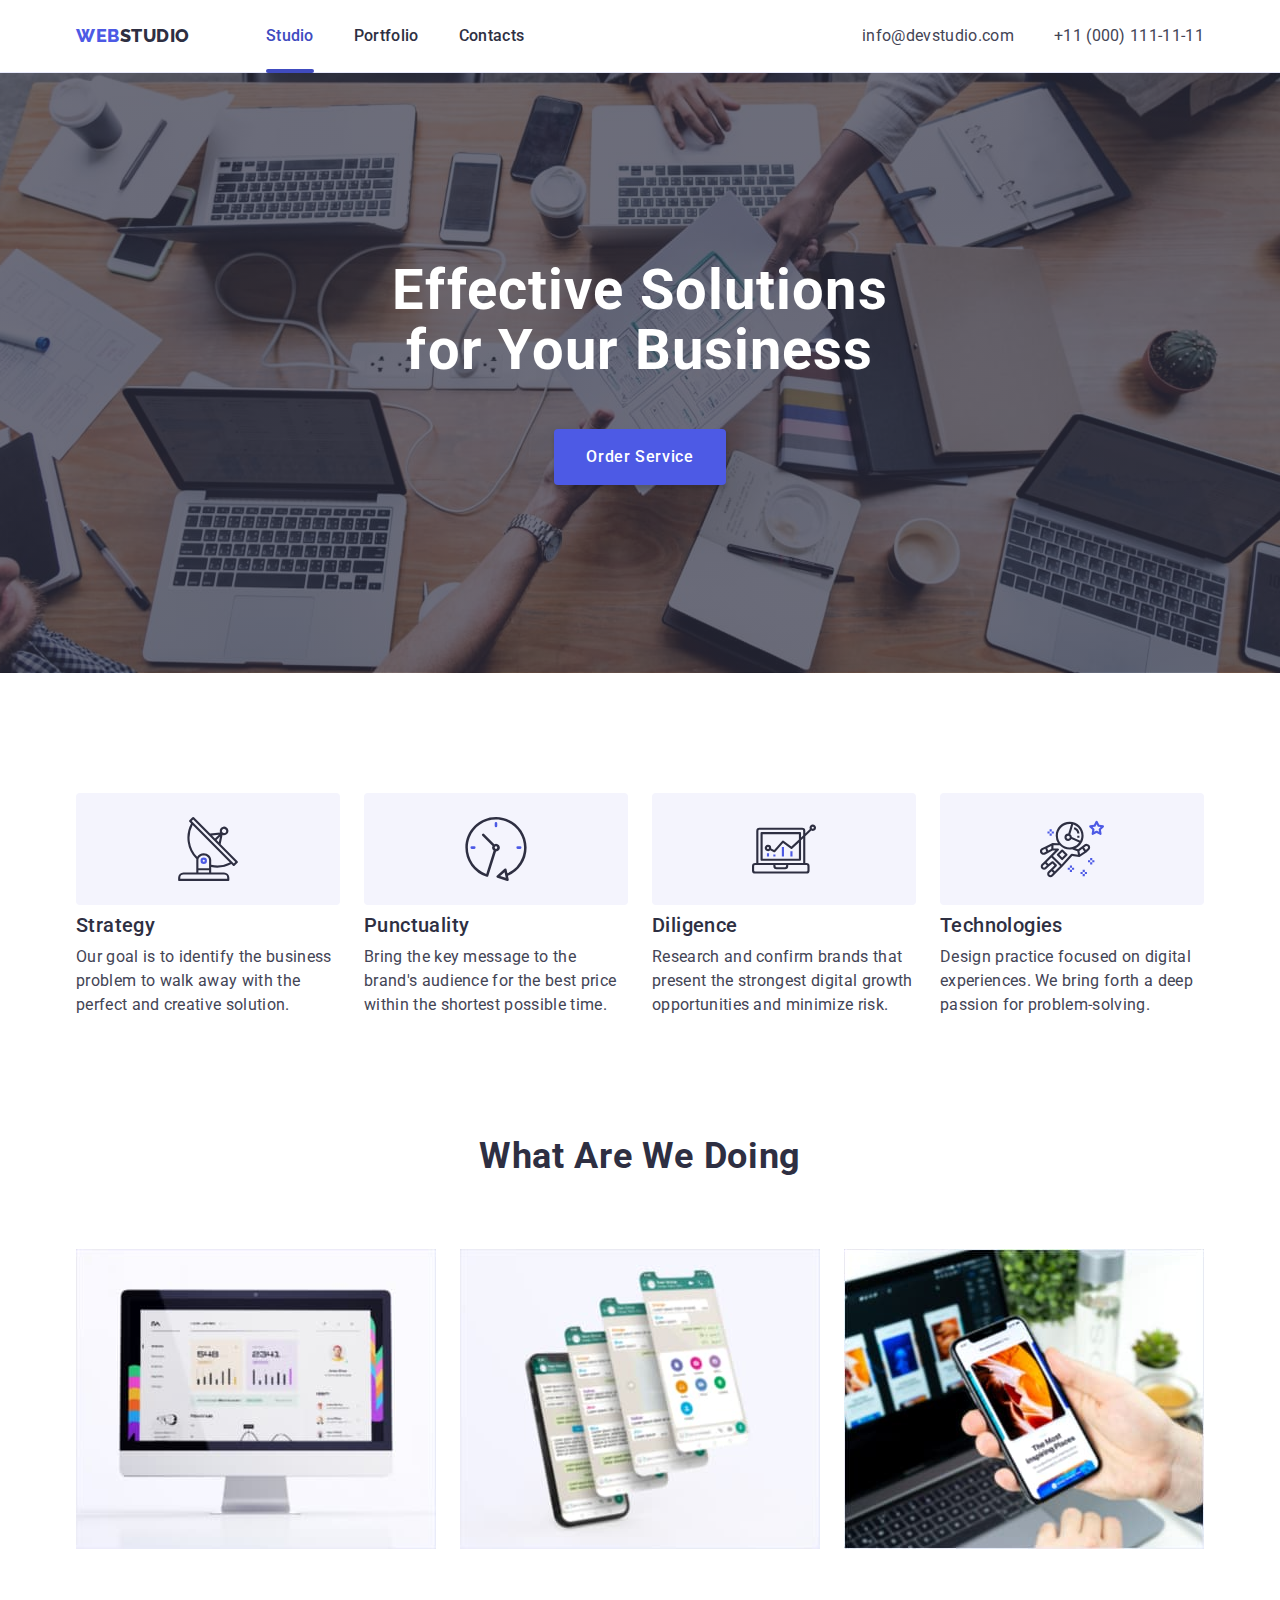
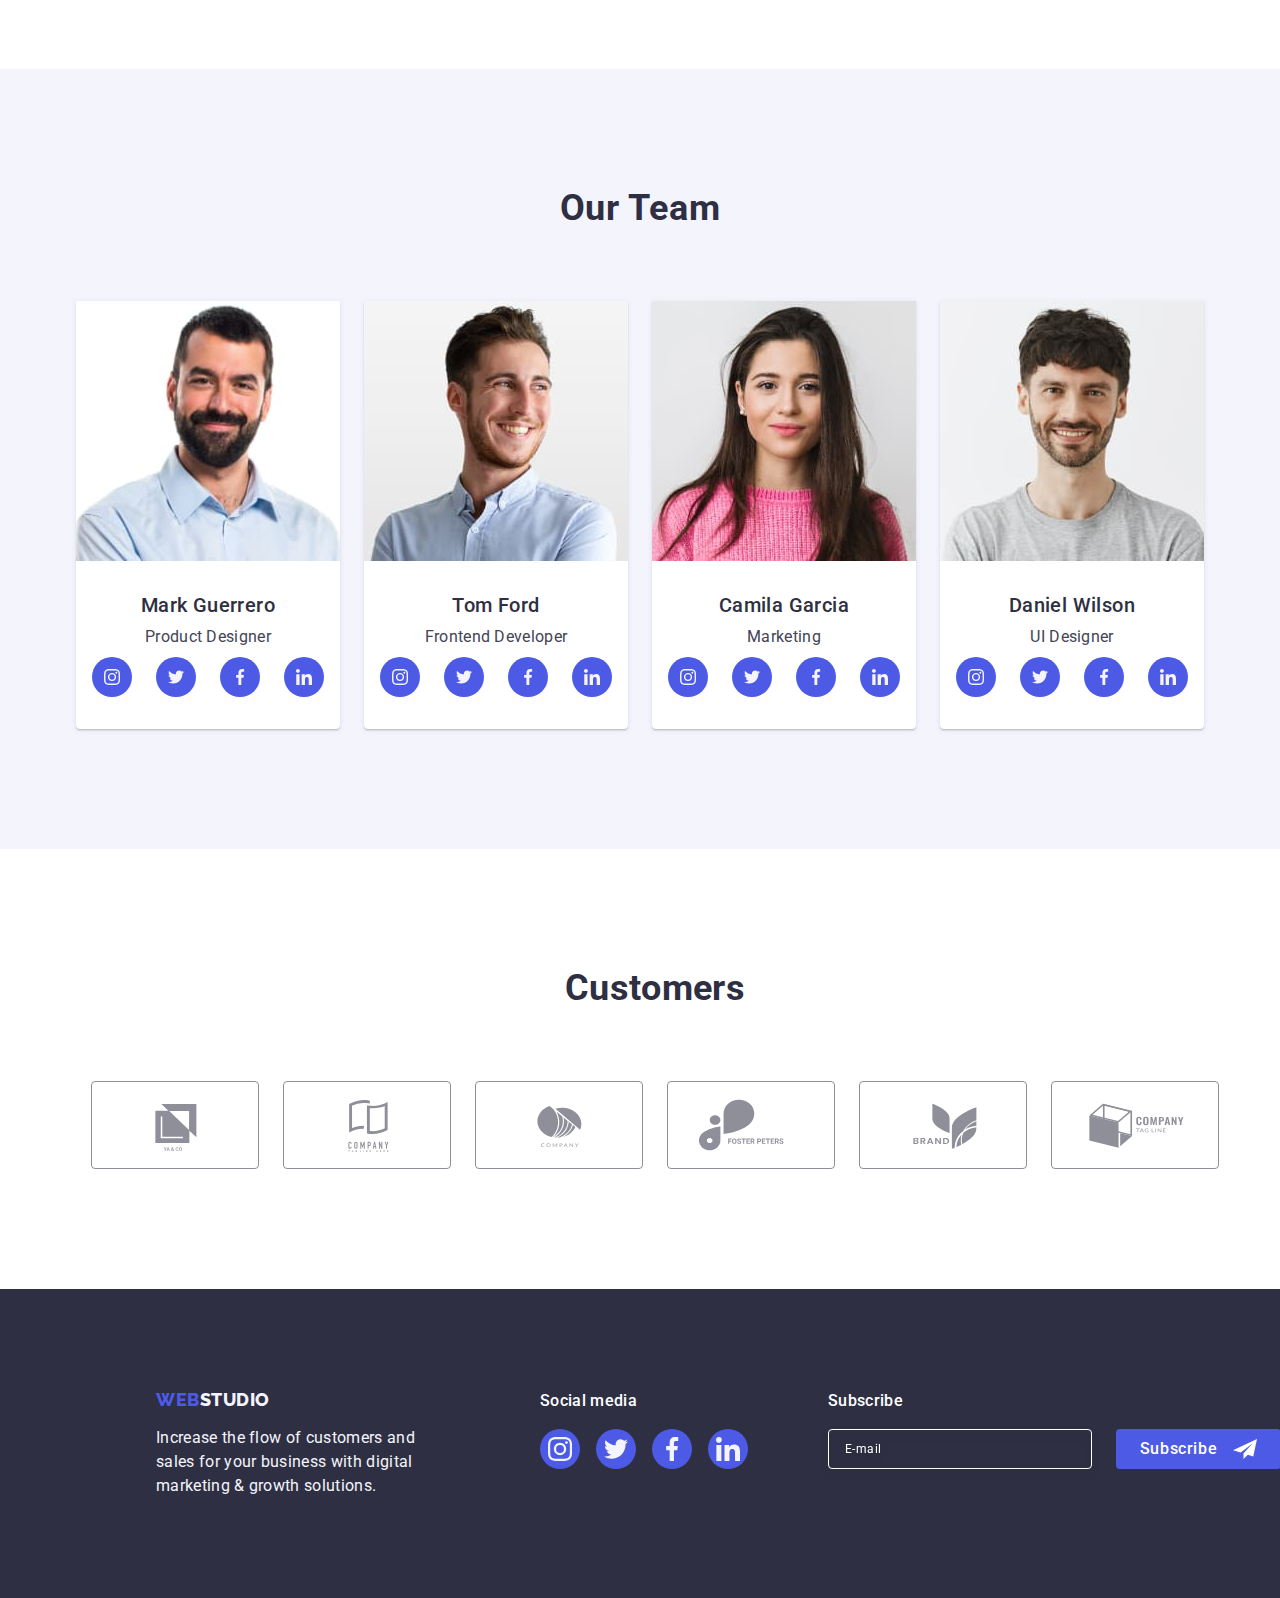
<file: index.html>
<!DOCTYPE html>
<html lang="en">

<head>
    <meta charset="UTF-8">
    <meta name="viewport" content="width=device-width, initial-scale=1.0">
    <title>WebStudio</title>

    <link rel="preconnect" href="https://fonts.googleapis.com">
    <link rel="preconnect" href="https://fonts.gstatic.com" crossorigin>
    <link href="https://fonts.googleapis.com/css2?family=Raleway:wght@800&family=Roboto:wght@400;500;700&display=swap"
        rel="stylesheet">
    
    <link rel="stylesheet" href="https://cdn.jsdelivr.net/npm/modern-normalize@2.0.0/modern-normalize.min.css">

    <link rel="stylesheet" href="./css/styles.css">



</head>
<body>
<header class="header">

<div class="header-container container">
<nav class="nav-container">
    <a class="logo link" href="./index.html">Web<span class="second-part">Studio</span>
    </a>

    <ul class="list nav-list">
        <li><a href="./index.html" class="first-page link current link-active">Studio</a></li>
        <li><a href="./portfolio.html" class="first-page link current">Portfolio</a></li>
        <li><a href="" class="first-page link current">Contacts</a></li>
    </ul>
</nav>

<address class="address list">
    <ul class="contacts list">
    <li><a class="link link email" href="mailto:info@devstudio.com">info@devstudio.com</a></li>
    <li><a class="link link email" href="tel:+110001111111">+11 (000) 111-11-11</a></li>
    </ul>
</address>
</div>

</header>

<main>

<section class="headline">
        <div class="container">
            <h1 class="headline-title">Effective Solutions for Your Business</h1>
            <button class="button primary" type="button" data-modal-open>Order Service</button>
        </div>
</section>

<section class="adv">
    <div class="container">
        <h2 class="visually-hidden adv-title">Our Advantages</h2>
        <ul class="adv-table list">
            <li class="adv-neighbour">
        <div class="adv-picture">
            <svg class="adv-icons" width="64" height="64">
                <use href="./images/icons.svg#icon-antenna"></use>
            </svg>
        </div>
        <h3 class="adv-table-title">Strategy</h3>
        <p class="adv-text">Our goal is to identify the business problem to walk away with the perfect and creative solution.</p>
            </li>
            <li class="adv-neighbour">
            <div class="adv-picture">
                <svg class="adv-icons" width="64" height="64">
                <use href="./images/icons.svg#icon-clock"></use>
                    </svg>
            </div>
        <h3 class="adv-table-title">Punctuality</h3>
        <p class="adv-text">Bring the key message to the brand's audience for the best price within the shortest possible time.</p>
            </li>
            <li class="adv-neighbour">
                <div class="adv-picture">
                    <svg class="adv-icons" width="64" height="64">
                        <use href="./images/icons.svg#icon-diagram"></use>
                    </svg>
                </div>
           <h3 class="adv-table-title">Diligence</h3>
        <p class="adv-text">Research and confirm brands that present the strongest digital growth opportunities and minimize risk.</p>
            </li>
            <li class="adv-neighbour">
                <div class="adv-picture">
                    <svg class="adv-icons" width="64" height="64">
                        <use href="./images/icons.svg#icon-astronaut"></use>
                    </svg>
                </div>
        <h3 class="adv-table-title">Technologies</h3>
        <p class="adv-text">Design practice focused on digital experiences. We bring forth a deep passion for problem-solving.</p>
            </li>
        </ul>
    </div>
</section>

<section class="section">
<div class="container">
    <h2 class="section-title">What are we doing</h2>
    <ul class="list work-samples-list">
    <li class="work-samples"><img src="./images/img1.jpg" alt="A computer wih some statistics" width="360"></li>
    <li class="work-samples"><img src="./images/img2.jpg" alt="A cell phone with some WhatsApp charts" width="360"></li>
    <li class="work-samples"><img src="./images/img3.jpg" alt="Both laptop and cell phone showing the article about the most inspiring places" width="360"></li>
    </ul>
</div>
</section>

<section class="section-team">
<div class="container">
    <h2 class="section-title-team">Our Team</h2>
    <ul class="list cart-set">
    <li class="section-img-team cart-set-item"><img src="./images/img4.jpg" alt="A smiling man with black beard" width="264" class="list-img">
    <div class="team-member">
        <h3 class="list-heading">Mark Guerrero</h3>
        <p class="list-text">Product Designer</p>
        <ul class="social-media list">
            <li class="social-item">
                <a class="social-link" href="https://www.instagram.com/" target="_blank" rel="noopener no referrer">
                    <svg class="social-media-icons" width="16" height="16">
                        <use href="./images/icons.svg#icon-instagram"></use>
                    </svg>
                </a>
            </li>
            <li class="social-item">
                <a class="social-link" href="https://twitter.com/" target="_blank" rel="noopener no referrer">
                    <svg class="social-media-icons" width="16" height="16">
                        <use href="./images/icons.svg#icon-twitter"></use>
                    </svg>
                </a>
            </li>
            <li class="social-item">
                <a class="social-link" href="https://facebook.com/" target="_blank" rel="noopener no referrer">
                    <svg class="social-media-icons" width="16" height="16">
                        <use href="./images/icons.svg#icon-facebook"></use>
                    </svg>
                </a>
            </li>
            <li class="social-item">
                <a class="social-link" href="https://linkedin.com/" target="_blank" rel="noopener no referrer">
                    <svg class="social-media-icons" width="16" height="16">
                        <use href="./images/icons.svg#icon-linkedin"></use>
                    </svg>
                </a>
            </li>
        </ul>
    </div></li>
    
    <li class="section-img-team cart-set-item"><img src="./images/img5.jpg" alt="A smiling man who looks away" width="264">
    <div class="team-member">
        <h3 class="list-heading">Tom Ford</h3>
        <p class="list-text">Frontend Developer</p>
        <ul class="social-media list">
            <li class="social-item">
                <a class="social-link" href="https://www.instagram.com/" target="_blank" rel="noopener no referrer">
                    <svg class="social-media-icons" width="16" height="16">
                        <use href="./images/icons.svg#icon-instagram"></use>
                    </svg>
                </a>
            </li>
            <li class="social-item">
                <a class="social-link" href="https://twitter.com/" target="_blank" rel="noopener no referrer">
                    <svg class="social-media-icons" width="16" height="16">
                        <use href="./images/icons.svg#icon-twitter"></use>
                    </svg>
                </a>
            </li>
            <li class="social-item">
                <a class="social-link" href="https://facebook.com/" target="_blank" rel="noopener no referrer">
                    <svg class="social-media-icons" width="16" height="16">
                        <use href="./images/icons.svg#icon-facebook"></use>
                    </svg>
                </a>
            </li>
            <li class="social-item">
                <a class="social-link" href="https://linkedin.com/" target="_blank" rel="noopener no referrer">
                    <svg class="social-media-icons" width="16" height="16">
                        <use href="./images/icons.svg#icon-linkedin"></use>
                    </svg>
                </a>
            </li>
        </ul>
    </div></li>
    
    <li class="section-img-team cart-set-item"><img src="./images/img6.jpg" alt="A smiling woman with long hair" width="264">
    <div class="team-member">
        <h3 class="list-heading">Camila Garcia</h3>
        <p class="list-text">Marketing</p>
        <ul class="social-media list">
            <li class="social-item">
                <a class="social-link" href="https://www.instagram.com/" target="_blank" rel="noopener no referrer">
                    <svg class="social-media-icons" width="16" height="16">
                        <use href="./images/icons.svg#icon-instagram"></use>
                    </svg>
                </a>
            </li>
            <li class="social-item">
                <a class="social-link" href="https://twitter.com/" target="_blank" rel="noopener no referrer">
                    <svg class="social-media-icons" width="16" height="16">
                        <use href="./images/icons.svg#icon-twitter"></use>
                    </svg>
                </a>
            </li>
            <li class="social-item">
                <a class="social-link" href="https://facebook.com/" target="_blank" rel="noopener no referrer">
                    <svg class="social-media-icons" width="16" height="16">
                        <use href="./images/icons.svg#icon-facebook"></use>
                    </svg>
                </a>
            </li>
            <li class="social-item">
                <a class="social-link" href="https://linkedin.com/" target="_blank" rel="noopener no referrer">
                    <svg class="social-media-icons" width="16" height="16">
                        <use href="./images/icons.svg#icon-linkedin"></use>
                    </svg>
                </a>
            </li>
        </ul>
    </div></li>
    
    <li class="section-img-team cart-set-item"><img src="./images/img7.jpg" alt="A smiling man wearing T-shirt" width="264">
    <div class="team-member">
        <h3 class="list-heading">Daniel Wilson</h3>
        <p class="list-text">UI Designer</p>
        <ul class="social-media list">
            <li class="social-item">
                <a class="social-link" href="https://www.instagram.com/" target="_blank" rel="noopener no referrer">
                <svg class="social-media-icons" width="16" height="16">
                    <use href="./images/icons.svg#icon-instagram"></use>
                </svg>
                </a>
            </li>
            <li class="social-item">
                <a class="social-link" href="https://twitter.com/" target="_blank" rel="noopener no referrer">
                    <svg class="social-media-icons" width="16" height="16">
                        <use href="./images/icons.svg#icon-twitter"></use>
                    </svg>
                </a>
            </li>
            <li class="social-item">
                <a class="social-link" href="https://facebook.com/" target="_blank" rel="noopener no referrer">
                    <svg class="social-media-icons" width="16" height="16">
                        <use href="./images/icons.svg#icon-facebook"></use>
                    </svg>
                </a>
            </li>
            <li class="social-item">
                <a class="social-link" href="https://linkedin.com/" target="_blank" rel="noopener no referrer">
                    <svg class="social-media-icons" width="16" height="16">
                        <use href="./images/icons.svg#icon-linkedin"></use>
                    </svg>
                </a>
            </li>
        </ul>
    </div></li>
    </ul>
</div>
</section>

<section class="section-customers">
    <div class="container">
        <h2 class="customers-title">Customers</h2>
        <ul class="customers-list list">
            <li class="customer-item">
                <a class="customer-link" href="" target="_blank" rel="noopener no referrer">
                <svg class="customer-icon" width="104" height="56">
                    <use class="customer-logo" href="./images/icons.svg#icon-client-one"></use>
                </svg>
                </a>
            </li>
            <li class="customer-item">
                <a class="customer-link" href="" target="_blank" rel="noopener no referrer">
                    <svg class="customer-icon" width="104" height="56">
                        <use class="customer-logo" href="./images/icons.svg#icon-client-two"></use>
                    </svg>
                </a>
            </li>
            <li class="customer-item">
                <a class="customer-link" href="" target="_blank" rel="noopener no referrer">
                    <svg class="customer-icon" width="104" height="56">
                        <use class="customer-logo" href="./images/icons.svg#icon-client-three"></use>
                    </svg>
                </a>
            </li>
            <li class="customer-item">
                <a class="customer-link" href="" target="_blank" rel="noopener no referrer">
                    <svg class="customer-icon" width="104" height="56">
                        <use class="customer-logo" href="./images/icons.svg#icon-client-four"></use>
                    </svg>
                </a>
            </li>
            <li class="customer-item">
                <a class="customer-link" href="" target="_blank" rel="noopener no referrer">
                    <svg class="customer-icon" width="104" height="56">
                        <use class="customer-logo" href="./images/icons.svg#icon-client-five"></use>
                    </svg>
                </a>
            </li>
            <li class="customer-item">
                <a class="customer-link" href="" target="_blank" rel="noopener no referrer">
                    <svg class="customer-icon" width="104" height="56">
                        <use class="customer-logo" href="./images/icons.svg#icon-client-six"></use>
                    </svg>
                </a>
            </li>
        </ul>
    </div>
</section>

</main>

<footer class="page-footer">
<div class="whole-footer">
    <div class="footer-leftside">
        <a class="logo link link-footer" href="./index.html">Web<span class="footer-second-part">Studio</span>
        </a>
        <p class="slogan">Increase the flow of customers and sales for your business with digital marketing &#38; growth solutions.</p>
    </div>
    <div class="footer-rightside">
        <p class="socials-text">Social media</p>
        <ul class="social-media-footer list">
            <li class="footer-social-item">
                <a class="footer-social-link" href="https://www.instagram.com/" target="_blank" rel="noopener no referrer">
                    <svg class="footer-social-media-icons" width="24" height="24">
                        <use href="./images/icons.svg#icon-instagram"></use>
                    </svg>
                </a>
            </li>
            <li class="footer-social-item">
                <a class="footer-social-link" href="https://twitter.com/" target="_blank" rel="noopener no referrer">
                    <svg class="footer-social-media-icons" width="24" height="24">
                        <use href="./images/icons.svg#icon-twitter"></use>
                    </svg>
                </a>
            </li>
            <li class="footer-social-item">
                <a class="footer-social-link" href="https://facebook.com/" target="_blank" rel="noopener no referrer">
                    <svg class="footer-social-media-icons" width="24" height="24">
                        <use href="./images/icons.svg#icon-facebook"></use>
                    </svg>
                </a>
            </li>
            <li class="footer-social-item">
                <a class="footer-social-link" href="https://linkedin.com/" target="_blank" rel="noopener no referrer">
                    <svg class="footer-social-media-icons" width="24" height="24">
                        <use href="./images/icons.svg#icon-linkedin"></use>
                    </svg>
                </a>
            </li>
        </ul>
    </div>

    <div class="footer-subscribe-wrapper">
        <p class="footer-subscribe-text">Subscribe</p>
        <form class="subscribe-form" name="subscribe_form">
                <label class="subscribe-form-field" for="subscribe_form_field">
                    <input class="subscribe-form-input" type="email" name="email" placeholder="E-mail" id="subscribe_form_field" minlength="6" required>
                </label>
                <button class="submit-btn" type="submit">Subscribe
                    <svg class="subscribe-button" width="24" height="24">
                        <use href="./images/icons.svg#icon-submit"></use>
                    </svg>
                </button>
        </form>
    </div>
</div>
</footer>

<!-- Modal window -->

    <div class="backdrop is-hidden" data-modal>
        <div class="modal">
            <button class="modal-btn" type="button" aria-label="Close modal window button" data-modal-close>
                <svg class="modal-icon" width="8" height="8">
                    <use href="./images/icons.svg#icon-close-sign"></use>
                </svg>
            </button>
        
        <p class="modal-caption">Leave your contacts and we will call you back</p>

        <form class="modal-form" name="register_form">

            <div class="modal-form-one">
                <label class="modal-form-label" for="user-name">Name</label>
                <div class="modal-form-field">
                    <input class="modal-form-input" type="text" name="user-name" id="user-name" required />
                    <svg class="modal-form-icon" width="18" height="24">
                        <use href="./images/icons.svg#icon-user"></use>
                    </svg>
                </div>
            </div>

            <div class="modal-form-one">
                <label class="modal-form-label" for="register_form_phone">Phone</label>
                <div class="modal-form-field">
                    <input class="modal-form-input" type="tel" name="register_form_phone" id="register_form_phone" maxlength="13" required />
                    <svg class="modal-form-icon" width="18" height="24">
                        <use href="./images/icons.svg#icon-phone"></use>
                    </svg>
                </div>
            </div>

            <div class="modal-form-one">
                <label class="modal-form-label" for="register_form_email">Email</label>
                <div class="modal-form-field">
                     <input class="modal-form-input" type="email" name="register_form_email" id="register_form_email" minlength="6" required />
                     <svg class="modal-form-icon" width="18" height="24">
                    <use href="./images/icons.svg#icon-email"></use>
                    </svg>
                </div>
            </div>

            <div class="modal-form-two">
                <label class="modal-form-label" for="user-comment">Comment</label>
                <textarea class="modal-form-comment" name="user-comment" id="user-comment" rows="6" placeholder="Text input"></textarea>
            </div>
            
            <div class="modal-form-three">
                <input class="modal-form-agreement-checkbox visually-hidden" type="checkbox" name="user-privacy" id="user-privacy" value="true" />
                <label class="modal-form-agreement" for="user-privacy"><span class="agreement-icon">
                    <svg class="modal-form-custom-checkbox" width="10" height="8">
                        <use class="checked" href="./images/icons.svg#icon-Vector"></use>
                    </svg>
                </span> I accept the terms and conditions of the <a class="modal-form-agreement-link" href="#">Privacy Policy</a>  
                </label>    
            </div>

            <button class="modal-form-btn" type="submit">Send</button>

        </form>
        </div>
    </div>

<script src="./modal.js"></script>
</body>
</html>
</file>
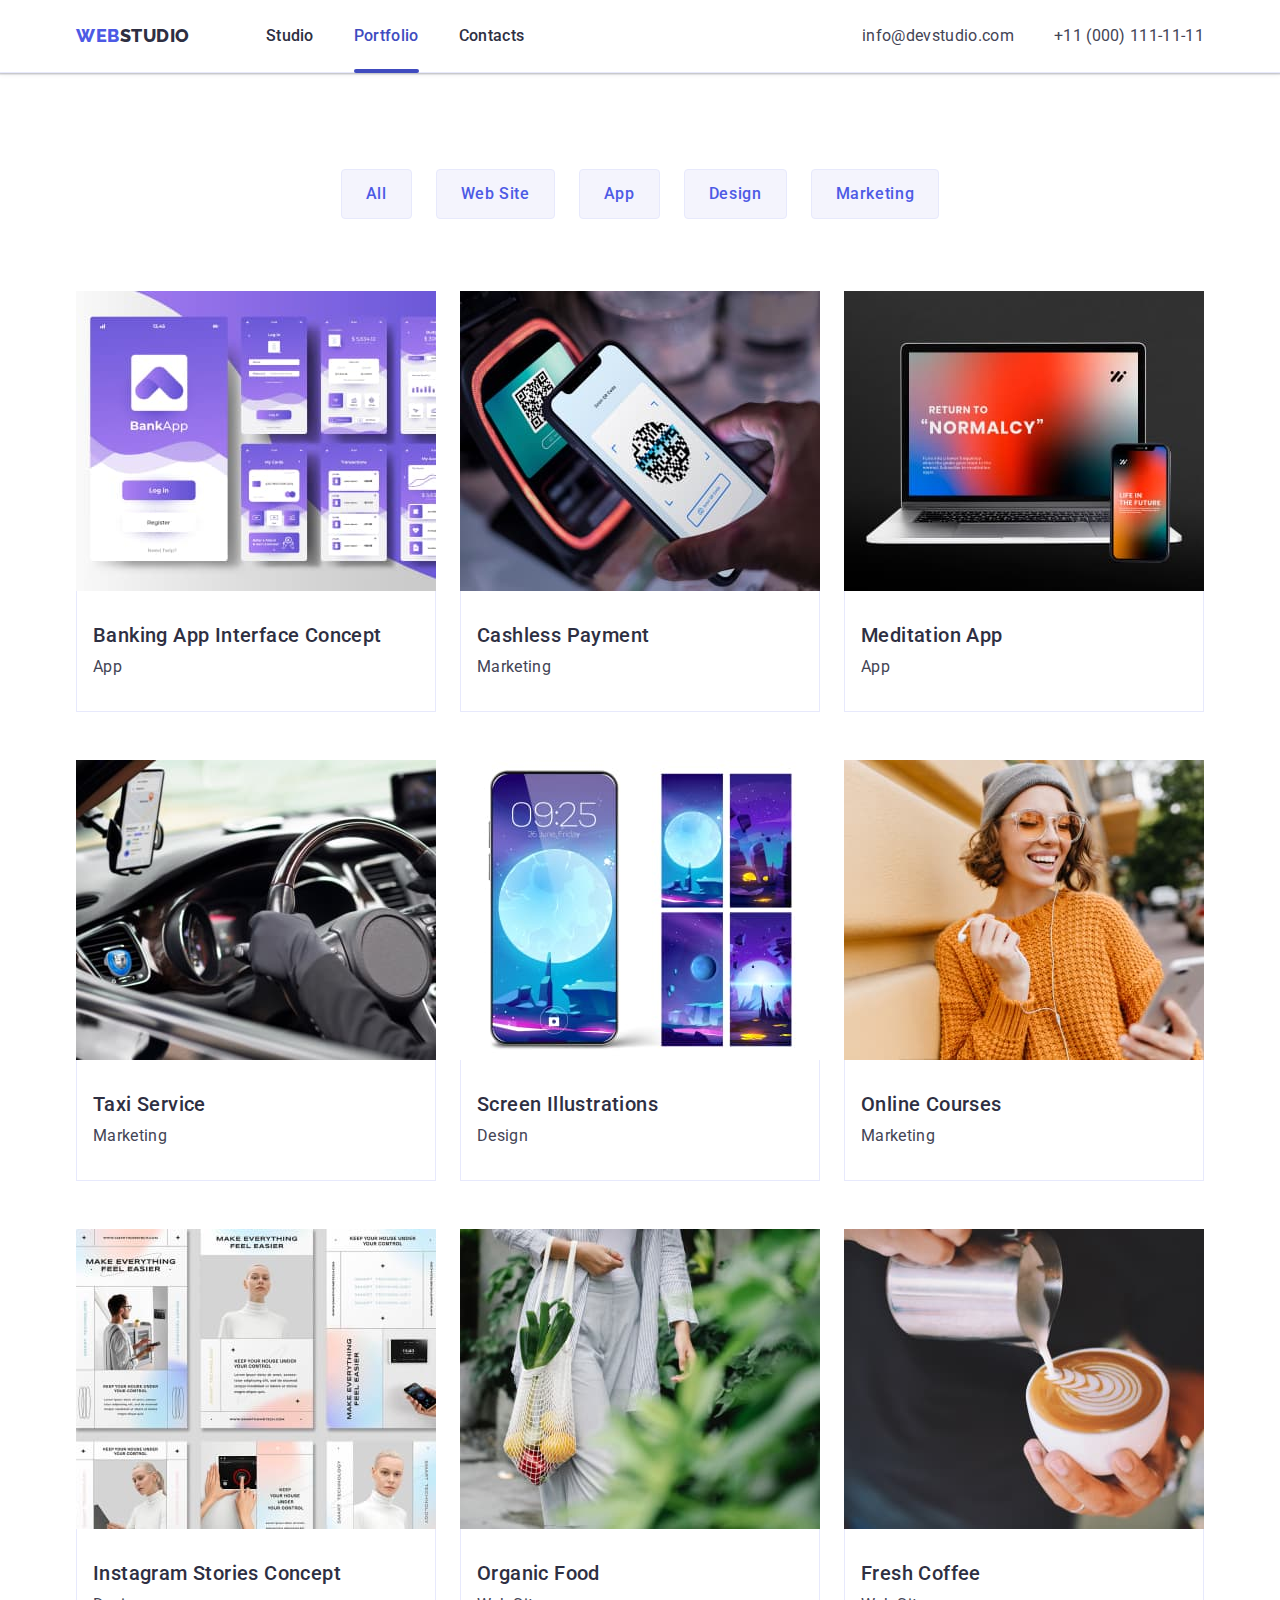
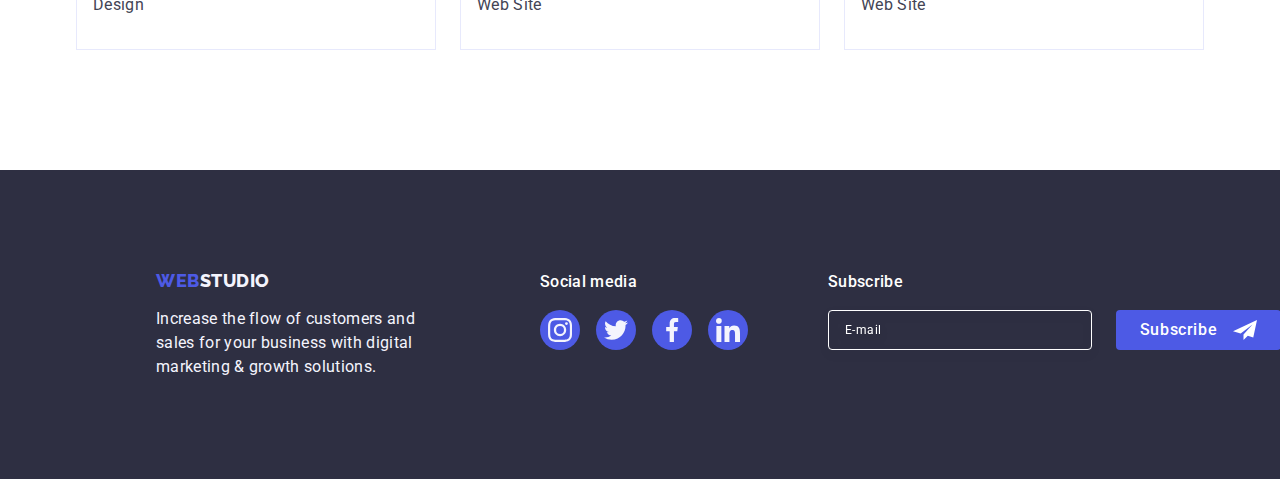
<file: portfolio.html>
<!DOCTYPE html>
<html lang="en">
<head>
    <meta charset="UTF-8">
    <meta name="viewport" content="width=device-width, initial-scale=1.0">
    <title>WebStudio-Portfolio</title>

    <link rel="preconnect" href="https://fonts.googleapis.com">
    <link rel="preconnect" href="https://fonts.gstatic.com" crossorigin>
    <link href="https://fonts.googleapis.com/css2?family=Raleway:wght@800&family=Roboto:wght@400;500;700&display=swap"
        rel="stylesheet">

    <link rel="stylesheet" href="https://cdn.jsdelivr.net/npm/modern-normalize@2.0.0/modern-normalize.min.css">

    <link rel="stylesheet" href="./css/styles.css">

    
</head>

<body>
<header class="header">

    <div class="header-container container">
        <nav class="nav-container">
            <a class="logo link" href="./index.html">Web<span class="second-part">Studio</span>
            </a>

            <ul class="list nav-list">
                <li><a href="./index.html" class="first-page link current">Studio</a></li>
                <li><a href="./portfolio.html" class="first-page link current link-active">Portfolio</a></li>
                <li><a href="" class="first-page link current">Contacts</a></li>
            </ul>
        </nav>

        <address class="address list">
            <ul class="contacts list">
                <li><a class="link link email" href="mailto:info@devstudio.com">info@devstudio.com</a></li>
                <li><a class="link link email" href="tel:+110001111111">+11 (000) 111-11-11</a></li>
            </ul>
        </address>
    </div>

</header>
    
    <main>
        <section class="section-portfolio container">
            <div class="container">
                <h1 class="visually-hidden list-adv-title">Portfolio</h1>

                <ul class="list button-list">
                    <li><button class="button-portfolio all" type="button">All</button></li>
                    <li><button class="button-portfolio all" type="button">Web Site</button></li>
                    <li><button class="button-portfolio all" type="button">App</button></li>
                    <li><button class="button-portfolio all" type="button">Design</button></li>
                    <li><button class="button-portfolio all" type="button">Marketing</button></li>
                     </ul>
                
<!--second list in section-->

                <ul class="list cart-set-portfolio">
                    <li class="cart-set-filter"> <a class="cart-set-link link" href="">
                        <div class="overlay">
                            <img src="./images/img8.jpg" alt="Design of different App interfaces" width="360">
                                <p class="overlay-text">14 Stylish and User-Friendly App Design Concepts · Task Manager App · Calorie Tracker App · Exotic Fruit Ecommerce App ·
                                Cloud Storage App</p>
                        </div>
                        <div class="filter-text">
                            <h2 class="link-title">Banking App Interface Concept</h2>
                            <p class="link-text">App</p>
                        </div></a>
                    </li>
                    <li class="cart-set-filter"> <a class="cart-set-link link" href="">
                        <div class="overlay">
                            <img src="./images/img9.jpg" alt="A man makes payment with a help of cell phone" width="360">
                                <p class="overlay-text">14 Stylish and User-Friendly App Design Concepts · Task Manager App · Calorie Tracker App ·
                                    Exotic Fruit Ecommerce App ·
                                    Cloud Storage App</p>
                        </div>
                        <div class="filter-text">
                            <h2 class="link-title">Cashless Payment</h2>
                            <p class="link-text">Marketing</p>
                        </div></a>
                    </li>
                    <li class="cart-set-filter"> <a class="cart-set-link link" href="">
                        <div class="overlay">
                            <img src="./images/img10.jpg" alt="Laptop with cell phone" width="360">
                                <p class="overlay-text">14 Stylish and User-Friendly App Design Concepts · Task Manager App · Calorie Tracker App ·
                                    Exotic Fruit Ecommerce App ·
                                    Cloud Storage App</p>
                        </div>
                        <div class="filter-text">
                            <h2 class="link-title">Meditation App</h2>
                            <p class="link-text">App</p>
                        </div></a>
                    </li>
                    <li class="cart-set-filter"> <a class="cart-set-link link" href="">
                        <div class="overlay">
                            <img src="./images/img11.jpg" alt="A steering wheel with the hands of driver" width="360">
                                <p class="overlay-text">14 Stylish and User-Friendly App Design Concepts · Task Manager App · Calorie Tracker App ·
                                    Exotic Fruit Ecommerce App ·
                                    Cloud Storage App</p>
                        </div>
                        <div class="filter-text">
                            <h2 class="link-title">Taxi Service</h2>
                            <p class="link-text">Marketing</p>
                        </div></a>
                    </li>
                    <li class="cart-set-filter"><a class="cart-set-link link" href="">
                        <div class="overlay">
                            <img src="./images/img12.jpg" alt="Iphone with different kind of phone screen wallpapers" width="360">
                                <p class="overlay-text">14 Stylish and User-Friendly App Design Concepts · Task Manager App · Calorie Tracker App ·
                                    Exotic Fruit Ecommerce App ·
                                    Cloud Storage App</p>
                            </div>
                        <div class="filter-text">
                            <h2 class="link-title">Screen Illustrations</h2>
                            <p class="link-text">Design</p>
                        </div></a>
                    </li>
                    <li class="cart-set-filter"><a class="cart-set-link link" href="">
                        <div class="overlay">
                            <img src="./images/img13.jpg" alt="A girl wearing sunglasses and earphones is smiling to her phone" width="360">
                                <p class="overlay-text">14 Stylish and User-Friendly App Design Concepts · Task Manager App · Calorie Tracker App ·
                                    Exotic Fruit Ecommerce App ·
                                    Cloud Storage App</p>
                            </div>
                        <div class="filter-text">
                            <h2 class="link-title">Online Courses</h2>
                            <p class="link-text">Marketing</p>
                        </div></a>
                    </li>
                    <li class="cart-set-filter"> <a class="cart-set-link link" href="">
                        <div class="overlay">
                            <img src="./images/img14.jpg" alt="Different designs of social-network with pictures of people" width="360">
                                <p class="overlay-text">14 Stylish and User-Friendly App Design Concepts · Task Manager App · Calorie Tracker App ·
                                    Exotic Fruit Ecommerce App ·
                                    Cloud Storage App</p>
                            </div>
                        <div class="filter-text">
                            <h2 class="link-title">Instagram Stories Concept</h2>
                            <p class="link-text">Design</p>
                        </div></a>
                    </li>
                    <li class="cart-set-filter"><a class="cart-set-link link" href="">
                        <div class="overlay">
                            <img src="./images/img15.jpg" alt="A woman brings in the string bag vegetables" width="360">
                                <p class="overlay-text">14 Stylish and User-Friendly App Design Concepts · Task Manager App · Calorie Tracker App ·
                                    Exotic Fruit Ecommerce App ·
                                    Cloud Storage App</p>
                            </div>
                        <div class="filter-text">
                            <h2 class="link-title">Organic Food</h2>
                            <p class="link-text">Web Site</p>
                        </div></a>
                    </li>
                    <li class="cart-set-filter"><a class="cart-set-link link" href="">
                        <div class="overlay">
                            <img src="./images/img16.jpg" alt="A cup of coffee with design of leave" width="360">
                                <p class="overlay-text">14 Stylish and User-Friendly App Design Concepts · Task Manager App · Calorie Tracker App ·
                                    Exotic Fruit Ecommerce App ·
                                    Cloud Storage App</p>
                            </div>
                        <div class="filter-text">
                            <h2 class="link-title">Fresh Coffee</h2>
                            <p class="link-text">Web Site</p>
                        </div></a>
                    </li>
                </ul>
            </div>
        </section>
    
    </main>
    
<footer class="page-footer">
    <div class="whole-footer">
        <div class="footer-leftside">
            <a class="logo link link-footer" href="./index.html">Web<span class="footer-second-part">Studio</span>
            </a>
            <p class="slogan">Increase the flow of customers and sales for your business with digital marketing &#38;
                growth solutions.</p>
        </div>
        <div class="footer-rightside">
            <p class="socials-text">Social media</p>
            <ul class="social-media-footer list">
                <li class="footer-social-item">
                    <a class="footer-social-link" href="https://www.instagram.com/" target="_blank"
                        rel="noopener no referrer">
                        <svg class="footer-social-media-icons" width="24" height="24">
                            <use href="./images/icons.svg#icon-instagram"></use>
                        </svg>
                    </a>
                </li>
                <li class="footer-social-item">
                    <a class="footer-social-link" href="https://twitter.com/" target="_blank"
                        rel="noopener no referrer">
                        <svg class="footer-social-media-icons" width="24" height="24">
                            <use href="./images/icons.svg#icon-twitter"></use>
                        </svg>
                    </a>
                </li>
                <li class="footer-social-item">
                    <a class="footer-social-link" href="https://facebook.com/" target="_blank"
                        rel="noopener no referrer">
                        <svg class="footer-social-media-icons" width="24" height="24">
                            <use href="./images/icons.svg#icon-facebook"></use>
                        </svg>
                    </a>
                </li>
                <li class="footer-social-item">
                    <a class="footer-social-link" href="https://linkedin.com/" target="_blank"
                        rel="noopener no referrer">
                        <svg class="footer-social-media-icons" width="24" height="24">
                            <use href="./images/icons.svg#icon-linkedin"></use>
                        </svg>
                    </a>
                </li>
            </ul>
        </div>

        <div class="footer-subscribe-wrapper">
            <p class="footer-subscribe-text">Subscribe</p>
            <form class="subscribe-form" name="subscribe_form">
                <label class="subscribe-form-field" for="subscribe_form_field">
                    <input class="subscribe-form-input" type="email" name="email" placeholder="E-mail"
                        id="subscribe_form_field">
                </label>
                <button class="submit-btn" type="submit">Subscribe
                    <svg class="subscribe-button" width="24" height="24">
                        <use href="./images/icons.svg#icon-submit"></use>
                    </svg>
                </button>
            </form>
        </div>
    </div>
</footer>
</body>

</html>
</file>
<file: css/styles.css>
:root {
    --brand-color: #4d5ae5;
    --primary-text-color: #434455;
    --title-text-color: #2E2F42;
    --background-color-main: white;
    --background-color-dark: #2E2F42;
    --background-color-cloud: #F4F4FD;
    --link-color-change: #404bbf;
    --cornflower: #E7E9FC;
    --lightslate: #8E8F99;
    --indent: 24px;
    --items: 4;
    --items-portfolio: 3;
}

html {
    box-sizing: border-box;
}

*
*::before
*::after {
    box-sizing: inherit;
}
body {
    font-family: 'Roboto', sans-serif;
    color: #434455;
    background-color: var(--background-color-main);
    font-size: 16px;
    line-height: 1.5;
    letter-spacing: 0.32px;
}

section {
    padding: 120px 0;
}

h1,
h2,
h3,
h4,
h5,
h6,
p {
    margin: 0;
}

.container {
    margin: 0 auto;
    width: 1158px;
    padding-left: 15px;
    padding-right: 15px;
} 

img {
    display: block;
}

ul {
    padding: 0;
    margin: 0;
}

.visually-hidden {
    position: absolute;
    width: 1px;
    height: 1px;
    margin: -1px;
    border: 0;
    padding: 0;

    white-space: nowrap;
    clip-path: inset(100%);
    clip: rect(0 0 0 0);
    overflow: hidden;
}

.header {
    border-bottom: 1px solid #e7e9fc;
    box-shadow: 0px 1px 6px 0px rgba(46, 47, 66, 0.08), 
    0px 1px 1px 0px rgba(46, 47, 66, 0.16), 
    0px 2px 1px 0px rgba(46, 47, 66, 0.08);

}

.header-container {
    display: flex;
    }


.nav-container {
    display: flex;
    align-items: center;
    margin-right: auto;
    }

.logo {
    font-family: 'Raleway', sans-serif;
    font-weight: 800;
    font-size: 18px;
    line-height: 1.17;
    letter-spacing: 0.03em;
    text-transform: uppercase;
    color: var(--brand-color);

    transition: color 250ms cubic-bezier(0.4, 0, 0.2, 1);

}

.logo.link {
    text-decoration: none;
    margin: 0;
    margin-right: 76px;
    display: inline-block;
}
.second-part {
    color: var(--title-text-color);
}

.logo:hover {
    color: var(--brand-color);
}

.link {
    text-decoration: none;
    display: block;
}
.list {
    list-style: none;
}

.nav-list {
    display: flex;
    gap: 40px;
}

.first-page.link.current:hover,
.first-page.link.current:focus {
    color: #404bbf;
}
.list .link.current {
    color:var(--link-color-change)
}
.first-page.link.current {
    font-weight: 500;
    font-size: 16px;
    line-height: 1.5;
    letter-spacing: 0.02em;
    color: var(--background-color-dark);
    padding: 24px 0;

    position: relative;
    transition: color 250ms cubic-bezier(0.4, 0, 0.2, 1);
}

.first-page.link.current:hover::after {
    display: block;
    content: "";
    height: 4px;
    background-color: #404bbf;
    position: absolute;
    bottom: -1px;
    left: 0;
    color: #404bbf;
}

/*.header-link:hover::after {
    display: block;
    content: "";
    width: calc(100% + 40px);
    height: 2px;
    background: var(--accent);
    position: absolute;
    bottom: -39px;
    left: -20px;
}*/

.first-page.link.current.link-active {
    color: #404bbf;
}

.link-active::after {
    display: block;
    content: "";
    position: absolute;
    left: 0;
    bottom: -1px;
    height: 4px;
    background-color: #404bbf;
    border-radius: 2px;
    width: 100%;
}

.address.list {
    font-style: normal;
    font-family: 'Roboto', sans-serif;
    font-size: 16px;
    line-height: 1.5;
    letter-spacing: 0.32px;
    display: flex;
    align-items: center;
    justify-content: flex-end;
}

.contacts.list {
    display: flex;
    gap: 40px;
}

.contacts.list:not(:last-child) {
gap: 40px;
}

.link.link.email {
    line-height: 1.5;
    letter-spacing: 0.02em;
    color: var(--primary-text-color);
    padding: 24px 0;

    transition: color 250ms cubic-bezier(0.4, 0, 0.2, 1);
}
.link.link.email:hover,
.link.link.email:focus {
    color: #404bbf;
}

.headline {
    max-width: 1440px;
    margin: 0 auto;
    padding: 188px 0;
    background-color: var(--title-text-color);
    background-image: linear-gradient(#2e2f42b3, #2e2f42b3), url(../images/bg-img1.jpg);
    background-position: center;
    background-repeat: no-repeat;
    background-size: cover;
}

.headline-title {
    font-size: 56px;
    line-height: 1.07;
    font-weight: 700;
    text-align: center;
    letter-spacing: 0.02em;
    color: white;
    max-width: 496px;
    margin-bottom: 48px;
    margin-left: auto;
    margin-right: auto;
}
.button.primary {
    background-color: #4D5AE5;
    font-family: 'Roboto', sans-serif;
    font-weight: 500;
    font-size: 16px;
    line-height: 1.5;
    letter-spacing: 0.04em;
    color: white;
    cursor: pointer;
    min-width: 169px;
    height: 56px;
    border: none;
    border-radius: 4px;
    padding: 16px 32px;
    display: block;
    margin: 0 auto;
    box-shadow: 0px 4px 4px 0px rgba(0, 0, 0, 0.15);

    transition: background-color 250ms cubic-bezier(0.4, 0, 0.2, 1);
}
.button.primary:hover,
.button.primary:focus {
    background-color: #404BBF;
}

section.adv {
    padding: 120px 0 0 0;
}
.adv-container {
    width: 1128px;
}
.adv-table.list {
    list-style: none;
    width: 1128px;
    display: flex;
    gap: 24px;
}
.adv-title {
    visibility: hidden;
}

.adv-neighbour {
    width: calc((100%-72px)/4);
}

adv-neighbour:not(:last-child) {
    margin-right: 24px;
}

.adv-picture {
    display: flex;
    align-items: center;
    justify-content: center;
    height: 112px;
    background: var(--cloud, #F4F4FD);
    width: 264px;
    border-radius: 4px;
    padding: 24px 100px;
    margin-bottom: 8px;
}

.adv-table-title {
    font-weight: 500;
    font-size: 20px;
    line-height: 1.2;
    letter-spacing: 0.02em;
    color: var(--title-text-color);
    margin-bottom: 8px;
}
.adv-text {
    font-size: 16px;
    line-height: 1.5;
    letter-spacing: 0.02em;
    color: var(--primary-text-color);
    width: 264px;
}
.section-title {
    font-size: 36px;
    line-height: 1.11;
    color: var(--title-text-color);
    text-align: center;
    letter-spacing: 0.02em;
    text-transform: capitalize;
    font-weight: 700;
    color: var(--title-text-color);
    margin-bottom: 72px;  
}

.work-samples-list {
    display: flex;
    gap: 24px;
}

.work-samples {
    width: calc((100%-3*16px)/3);
}

.section-team {
    background-color: #F4F4FD;
}
.section-title-team {
    font-size: 36px;
    line-height: 1.11;
    text-align: center;
    letter-spacing: 0.02em;
    text-transform: capitalize;
    color: var(--title-text-color);
    margin-bottom: 72px;
}

.section-img-team {
    background-color: #FFFFFF;
    width: calc((100%-3*24px)/4);
    border-radius: 0px 0px 4px 4px;
}

.team-member {
    padding: 32px 16px;
}

.social-media {
    display: flex;
    justify-content: center;
    gap: 24px;
    margin-top: 8px;

}


.social-link {
    display: flex;
    justify-content: center;
    align-items: center;
    width: 40px;
    height: 40px;
    background-color: var(--brand-color);
    border-radius: 50%;

    transition: background-color 250ms cubic-bezier(0.4, 0, 0.2, 1);
}

.social-link:hover,
.social-link:focus {
    background-color: var(--link-color-change);
}

.social-media-icons {
    fill: var(--background-color-cloud)
}

.list-heading {
    font-weight: 500;
    font-size: 20px;
    line-height: 1.2;
    letter-spacing: 0.02em;
    color: var(--title-text-color);
    text-align: center;
    margin-bottom: 8px;
}
.list-text {
    font-size: 16px;
    line-height: 1.5;
    letter-spacing: 0.02em;
    color: var(--primary-text-color);
    text-align: center;
}

.section-customers {
    width: 1128px;
    margin: auto;
}

.customers-title {
    font-size: 36px;
    line-height: 1.11;
    color: var(--title-text-color);
    margin-bottom: 72px;
    text-align: center;
    
}

.customers-list {
    display: flex;
    gap: 24px;
 
}

.customers-list:not(:last-child) {
    gap: 24px;
}

.customer-item {
    width: calc((100% - 120px) / 6);
    height: 88px;
    /*border-color 250ms cubic-bezier(0.4, 0, 0.2, 1),
        color 250ms cubic-bezier(0.4, 0, 0.2, 1);*/
}

.customer-link {
    display: flex;
    width: 100%;
    height: 100%;
    border: 1px solid #8e8f99;
    border-radius: 4px;
    align-items: center;
    justify-content: center;
    color: var(--lightslate);

    transition: border-color 250ms cubic-bezier(0.4, 0, 0.2, 1), color 250ms cubic-bezier(0.4, 0, 0.2, 1);
}

.customer-link:hover, 
.customer-link:focus {
    border-color: #404bbf;
    color: #404bbf;
}

.customer-icon {
    fill: currentColor;
}

.customer-logo {
fill: var(--lightslate);

transition: fill 250ms cubic-bezier(0.4, 0, 0.2, 1);
}

.customer-logo:hover,
.customer-logo:focus {
    fill: var(--link-color-change);
}

.page-footer {
    display: flex;
    background-color: var(--title-text-color);
    padding: 100px 0;
    width: 1440px;
    margin: auto;
}

.whole-footer {
    display: flex;
    align-items: baseline;
    margin-left: 156px;
}

.footer-leftside {
    margin-right: 120px;
}

.logo.link.link-footer {
    margin-bottom: 16px;
}

.slogan {
    line-height: 1.5;
    color: var(--background-color-cloud);
    letter-spacing: 0.02em;
    max-width: 264px;
    display: flex;
    flex-direction: column;
    flex-shrink: 0;
}

.socials-text {
    font-weight: 500;
    font-size: 16px;
    line-height: 1.5;
    letter-spacing: 0.02em;
    color: var(--background-color-main);
    margin-bottom: 16px;
}

.social-media-footer {
    display: flex;
    gap: 16px;
}

.footer-social-item {
    width: 40px;
    height: 40px;
}

.footer-second-part {
    color: #f4f4fd;
    margin-bottom: 17.5px;
}

.footer-social-link {
    width: 100%;
    height: 100%;
    background-color: var(--brand-color);
    border-radius: 50%;
    display: flex;
    align-items: center;
    justify-content: center;

    transition: background-color 250ms cubic-bezier(0.4, 0, 0.2, 1);
}

.footer-social-link:hover,
.footer-social-link:focus {
    background-color: #31d0aa;
}

.footer-social-media-icons {
fill: var(--background-color-cloud);
}

.footer-subscribe-wrapper {
    display:block;
    margin-left: 80px;
}

.footer-subscribe-text {
    width: 75px;
    margin-bottom: 16px;
    color: var(--white, #FFF);
    font-size: 16px;
    font-family: Roboto;
    font-style: normal;
    font-weight: 500;
    line-height: 24px;
    letter-spacing: 0.32px;
}

.subscribe-form {
    display: flex;
    gap: 24px;
}

.subscribe-form-field {

}

.subscribe-form-input {
    width: 264px;
    height: 40px;
    border-radius: 4px;
    border: 1px solid var(--white, #FFF);
    filter: drop-shadow(0px 4px 4px rgba(0, 0, 0, 0.15));
    background-color: transparent;
    color:#FFFFFF;
    /*margin-right: 24px;*/
    font-size: 12px;
    line-height: 1.5;
    letter-spacing: 0.04em;
    padding-left: 16px;
}

.subscribe-form-input::placeholder {
    color: #ffffff;
}

/*.footer-subscribe-text {
    display: block;
}
.subscribe-form-wrapper {
    display: flex;
}*/

.submit-btn {
    min-width: 165px;
    height: 40px;
    display: flex;
    justify-content: center;
    align-items: center;

    font-family: "Roboto", sans-serif;
    font-size: 16px;
    font-weight: 500;
    line-height: 1.5;
    letter-spacing: 0.04em;
    cursor: pointer;

    background-color: var(--brand-color);
    color: #ffffff;

    border: none;
    border-radius: 4px;

    transition: background-color 250ms cubic-bezier(0.4, 0, 0.2, 1);
}

.submit-btn:hover,
.submit-btn:focus {
    background-color: #404BBF;
}

.subscribe-button {
    fill: white;
    margin-left: 16px;
}

/* FLEX GRID */

.cart-set {
display: flex;
flex-wrap: wrap;
gap: 24px;
row-gap: 48px;
}

.section-img-team.cart-set-item {
    width: calc((100% - 72px) / 4);
    box-shadow: 0px 2px 1px 0px rgba(46, 47, 66, 0.08),
    0px 1px 1px 0px rgba(46, 47, 66, 0.16),
    0px 1px 6px 0px rgba(46, 47, 66, 0.08);
}

.cart-set-item {
    width: calc((100% - 72px) / 4);
}

.list.cart-set {
    display: flex;
    flex-wrap: wrap;
    gap: 24px;
}

/* Modal window */

.backdrop {
    position: fixed;
    top: 0;
    left: 0;

    width: 100%;
    height: 100%;

    background-color: rgba(46, 47, 66, 0.40);

    transition: opacity 250ms cubic-bezier(0.4, 0, 0.2, 1), visibility 250ms cubic-bezier(0.4, 0, 0.2, 1);

    opacity: 1;
    pointer-events: initial;
    visibility: visible;

}

.backdrop.is-hidden {
    opacity: 0;
    pointer-events: none;
    visibility: hidden;
}

.modal {
    position: absolute;
    top: 50%;
    left: 50%;
    transform: translate(-50%, -50%) scale(1);

    width: 408px;
    min-height: 584px;
    padding: 72px 24px 24px 24px;

    background-color: #FCFCFC;
    border-radius: 4px;
    box-shadow: 0px 2px 1px 0px rgba(0, 0, 0, 0.20), 0px 1px 3px 0px rgba(0, 0, 0, 0.12), 0px 1px 1px 0px rgba(0, 0, 0, 0.14);

    transition: transform 250ms cubic-bezier(0.4, 0, 0.2, 1);
}

.backdrop.is-hidden .modal {
    opacity: 0;
    transform: translate(-50%, -70%);
    transition-delay: 0ms;
}

.modal-btn {
    position: absolute;
    top: 24px;
    right: 24px;

    width: 24px;
    height: 24px;

    border-radius: 50%;
    
    display: flex;
    align-items: center;
    justify-content: center;
    padding: 0;

    background-color: #e7e9fc;
    border: 1px solid rgba(0, 0, 0, 0.1);

    cursor: pointer;
    transition: background-color 250ms cubic-bezier(0.4, 0, 0.2, 1), border 250ms cubic-bezier(0.4, 0, 0.2, 1);
}

.modal-btn:hover,
.modal-btn:focus {
    background-color: #404bbf;
    border: none;
    cursor: pointer;
    
}

.modal-btn:hover .modal-icon,
.modal-btn:focus .modal-icon {
    fill: #ffffff;
}

.modal-icon {
    transition: fill 250ms cubic-bezier(0.4, 0, 0.2, 1);
}

.modal-icon:hover {
    background-color: #404bbf;
    border: none;
}

.modal-form {
    width: 360px;
    min-height: 336px;
}

.modal-caption {
    display: block;
    margin-bottom: 16px;

    font-weight: 500;
    font-size: 16px;
    line-height: 1.5;
    letter-spacing: 0.02em;

    text-align: center;

    color: var(--background-color-dark);
       
}

.modal-form-one {
    margin-bottom: 8px;
}

.modal-form-label {
    display: block;
    margin-bottom: 4px;
    color: var(--lightslate);

    font-size: 12px;
    line-height: 1.17;
    letter-spacing: 0.04em;
}

.modal-form-field {
    position: relative;
}

.modal-form-input {
    display: block;

    width: 100%;
    height: 40px;
    padding-left: 38px;

    outline: transparent;
    background-color: transparent;

    border-radius: 4px;
    border: 1px solid rgba(46, 47, 66, 0.40);

    transition: border-color 250ms cubic-bezier(0.4, 0, 0.2, 1);
}

.modal-form-input:focus {
    border-color: var(--brand-color);
}

.modal-form-icon {
    position: absolute;
    top: 50%;
    left: 16px;
    transform: translateY(-50%);

    transition: fill 250ms cubic-bezier(0.4, 0, 0.2, 1);
}

.modal-form-input:focus+.modal-form-icon {
    fill: var(--brand-color);
}

.modal-form-two {
    margin-bottom: 16px;

}

.modal-form-comment {
    width: 100%;
    height: 120px;
    padding: 16px;

    font-size: 12px;
    line-height: 1.17;
    letter-spacing: 0.04em;

    color: rgba(46, 47, 66, 0.4);

    border: 1px solid rgba(46, 47, 66, 0.40);
    border-radius: 4px;
    background-color: transparent;

    padding: 8px 16px;
    outline: transparent;
    resize: none;

    transition: border-color 250ms cubic-bezier(0.4, 0, 0.2, 1);

}

.modal-form-comment:focus {
    border-color: var(--brand-color);
}

/* CHECKBOX STYLES */

.modal-form-three {
    margin-bottom: 24px;
    
}

.modal-form-agreement {
    display: flex;
    align-items: center;
    font-size: 12px;
    line-height: 1.17;
    letter-spacing: 0.04em;
    color: var(--lightslate);
}

.modal-form-agreement-checkbox {
  
}

.agreement-icon {
    width: 16px;
    height: 16px;
    border: 1px solid rgba(46, 47, 66, 0.4);
    border-radius: 2px;

    transition: background-color 250ms cubic-bezier(0.4, 0, 0.2, 1), border 250ms cubic-bezier(0.4, 0, 0.2, 1), fill 250ms cubic-bezier(0.4, 0, 0.2, 1);

    display: flex;
    margin-right: 8px;
    align-items: center;
    justify-content: center;
    fill: transparent;
}


.modal-form-agreement-checkbox:checked+.modal-form-agreement .agreement-icon {
    background-color: var(--link-color-change);
    border: none;
    fill: #F4F4FD;
}

.modal-form-agreement-desc {
    user-select: none;
    color: #8E8F99;
    font-size: 12px;
    font-family: Roboto;
    font-style: normal;
    font-weight: 400;
    line-height: 14px;
    letter-spacing: 0.48px;
}

.modal-form-agreement-link {
    color: var(--brand-color);
}

.modal-form-btn {
    display: block;
    min-width: 169px;
    height: 56px;
    margin: auto;

    color: var(--white, #FFF);
    background-color: #4D5AE5;
   
    font-size: 16px;
    font-family: "Roboto", sans-serif;
    font-weight: 500;
    line-height: 1.5;
    letter-spacing: 0.04em;

    cursor: pointer;

    border: none;
    border-radius: 4px;


    transition: background-color 250ms cubic-bezier(0.4, 0, 0.2, 1);
}

.modal-form-btn:hover,
.modal-form-btn:focus {
        background-color: #404BBF;
    }

/* Page Portfolio*/
    
.section-portfolio.container {
    padding: 96px 0 120px 0;
}

.button-portfolio.all{
    font-family: "Roboto", sans-serif;
    font-weight: 500;
    font-size: 16px;
    line-height: 1.5;
    letter-spacing: 0.04em;
    text-align: center;
    color: var(--brand-color);
    background-color: var(--background-color-cloud);
    cursor: pointer;
    padding: 12px 24px;
    border: 1px solid var(--cornflower);border-radius: 4px;  

    transition: color 250ms cubic-bezier(0.4, 0, 0.2, 1),
        background-color 250ms cubic-bezier(0.4, 0, 0.2, 1),
        border-color 250ms cubic-bezier(0.4, 0, 0.2, 1),
        box-shadow 250ms cubic-bezier(0.4, 0, 0.2, 1);
}

.button-portfolio.all:hover,
.button-portfolio.all:focus {
    color: white;
    background-color: #404BBF;
    border: 1px solid transparent;
    box-shadow: 0px 2px 2px 0px rgba(0, 0, 0, 0.12), 
    0px 2px 1px 0px rgba(0, 0, 0, 0.08), 
    0px 3px 1px 0px rgba(0, 0, 0, 0.10);
}

.button-list {
    display: flex;
    justify-content: center;
    gap: 24px;
    margin-bottom: 72px;
}

.link-title {
    font-weight: 500;
    font-size: 20px;
    line-height: 1.2;
    letter-spacing: 0.02em;
    color:var(--background-color-dark);
    margin-bottom: 8px;
}

.list .link {
    text-decoration: none;
}
.link-text {
    font-size: 16px;
    line-height: 1.5;
    letter-spacing: 0.02em;
    color: var(--primary-text-color);
}

.filter-text {
    padding: 32px 16px;
    border: 1px solid #e7e9fc;
    border-top: none;
}

/* FLEX GRID PORTFOLIO */

.list.cart-set-portfolio {
    row-gap: 48px;
    display: flex;
    flex-wrap: wrap;
    column-gap: 24px;
}

.cart-set-filter {
    width: calc((100% - 48px) / 3);
}

.cart-set-link {
    transition: box-shadow 250ms cubic-bezier(0.4, 0, 0.2, 1);
}

.cart-set-link:hover .overlay-text,
.cart-set-link:focus .overlay-text {
        transform: translateY(0);
        opacity: 1;

        /*box-shadow: 0px 1px 6px rgba(46, 47, 66, 0.08),
                0px 1px 1px rgba(46, 47, 66, 0.16),
                0px 2px 1px rgba(46, 47, 66, 0.08);*/
}

.overlay {
    position: relative;
    overflow: hidden;

}

.overlay-text {
    position: absolute;
    top: 0;
    font-size: 16px;
    line-height: 1.5;
    letter-spacing: 0.02em;
    color: var(--background-color-cloud);
    padding: 40px 32px;
    background-color: #4d5ae5;
    height: 100%;
    width: 100%;
    transform: translateY(100%);
    transition: transform 250ms cubic-bezier(0.4, 0, 0.2, 1);
    opacity: 1;
}
</file>
